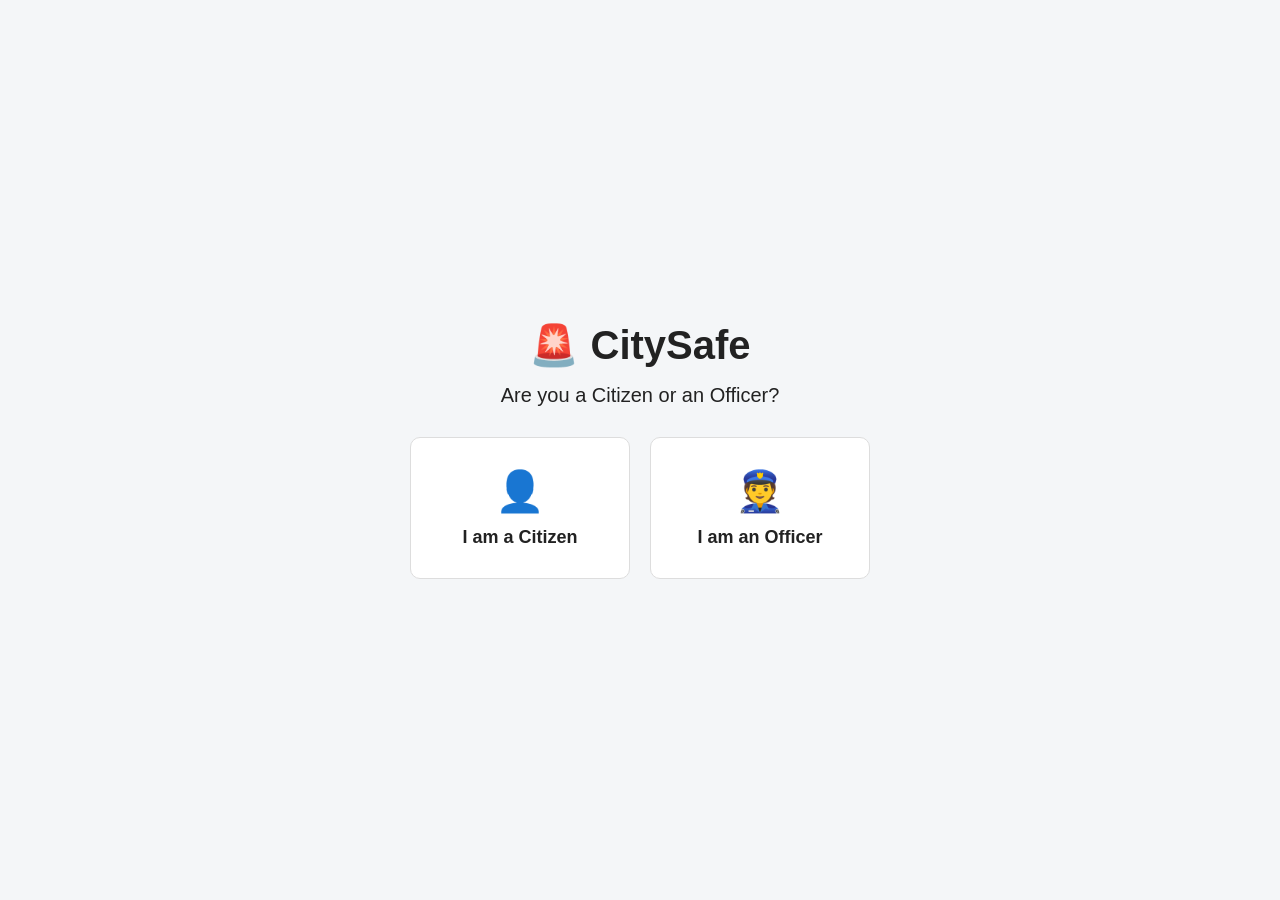
<file: index.html>
<!DOCTYPE html>
<html lang="en">

<head>

    <meta charset="UTF-8">

    <meta name="viewport" content="width=device-width, initial-scale=1.0">

    <title>CitySafe</title>

    <link rel="stylesheet" href="style.css">

</head>

<body>

    <main class="home-container">

        <div class="home-content">

            <h1>🚨 CitySafe</h1>

            <p>
                Are you a Citizen or an Officer?
            </p>

            <div class="role-container">

                <!-- Citizen -->
                <a href="login-citizen.html" class="role-card">
                    <span>👤</span>
                    <strong>I am a Citizen</strong>
                </a>

                <!-- Officer -->
                <a href="login-officer.html" class="role-card">
                    <span>👮</span>
                    <strong>I am an Officer</strong>
                </a>

            </div>

        </div>

    </main>

</body>

</html>
</file>
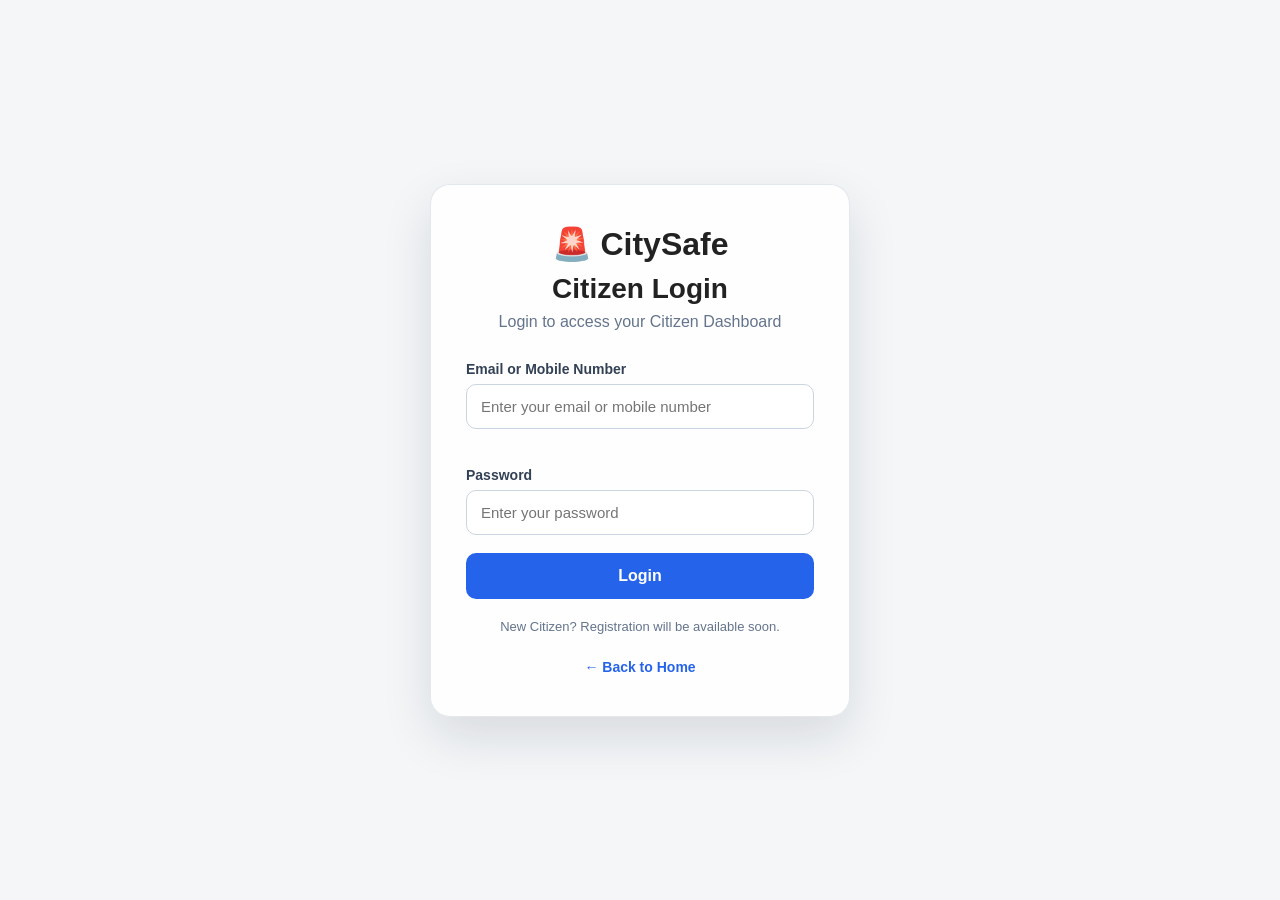
<file: login-citizen.html>
<!DOCTYPE html>
<html lang="en">

<head>

    <meta charset="UTF-8">

    <meta name="viewport" content="width=device-width, initial-scale=1.0">

    <title>Citizen Login - CitySafe</title>

    <link rel="stylesheet" href="style.css">

</head>

<body>

    <main class="login-container">

        <div class="login-box">

            <h1>🚨 CitySafe</h1>

            <h2>Citizen Login</h2>

            <p>Login to access your Citizen Dashboard</p>

            <form id="citizenLoginForm">

                <label for="email">
                    Email or Mobile Number
                </label>

                <input
                    type="text"
                    id="email"
                    placeholder="Enter your email or mobile number"
                    required
                >

                <label for="password">
                    Password
                </label>

                <input
                    type="password"
                    id="password"
                    placeholder="Enter your password"
                    required
                >

                <button type="submit">
                    Login
                </button>

            </form>

            <p class="login-note">
                New Citizen? Registration will be available soon.
            </p>

            <a href="index.html" class="back-home">
                ← Back to Home
            </a>

        </div>

    </main>

    <script>
        document
            .getElementById("citizenLoginForm")
            .addEventListener("submit", function(event) {

                event.preventDefault();

                window.location.href = "citizen.html";

            });
    </script>

</body>

</html>
</file>
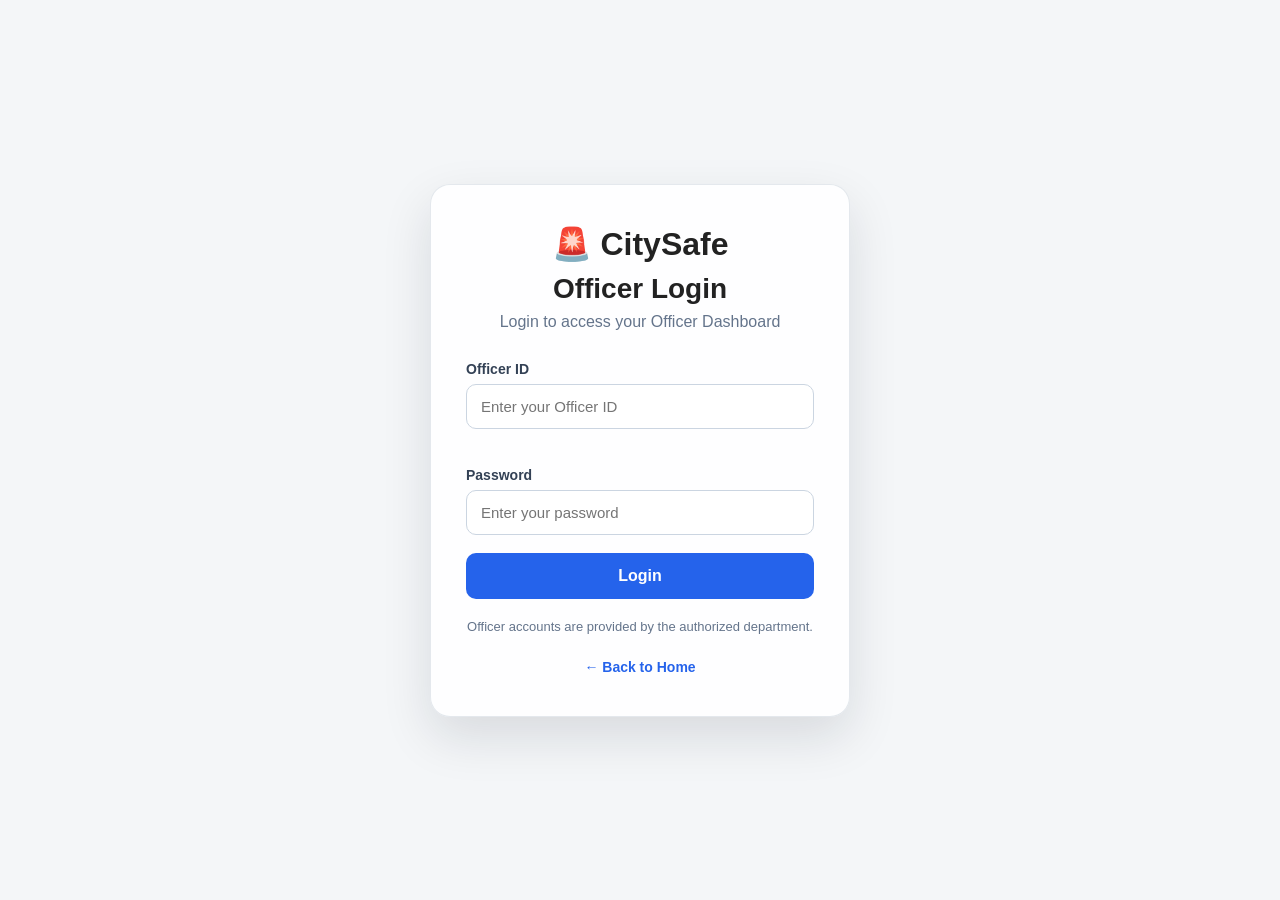
<file: login-officer.html>
<!DOCTYPE html>
<html lang="en">

<head>

    <meta charset="UTF-8">

    <meta name="viewport" content="width=device-width, initial-scale=1.0">

    <title>Officer Login - CitySafe</title>

    <link rel="stylesheet" href="style.css">

</head>

<body>

    <main class="login-container">

        <div class="login-box">

            <h1>🚨 CitySafe</h1>

            <h2>Officer Login</h2>

            <p>Login to access your Officer Dashboard</p>

            <form id="officerLoginForm">

                <label for="officer-id">
                    Officer ID
                </label>

                <input
                    type="text"
                    id="officer-id"
                    placeholder="Enter your Officer ID"
                    required
                >

                <label for="password">
                    Password
                </label>

                <input
                    type="password"
                    id="password"
                    placeholder="Enter your password"
                    required
                >

                <button type="submit">
                    Login
                </button>

            </form>

            <p class="login-note">
                Officer accounts are provided by the authorized department.
            </p>

            <a href="home.html" class="back-home">
                ← Back to Home
            </a>

        </div>

    </main>

    <script>
        document
            .getElementById("officerLoginForm")
            .addEventListener("submit", function(event) {

                event.preventDefault();

                window.location.href = "officer.html";

            });
    </script>

</body>

</html>
</file>
<file: style.css>
* {
    box-sizing: border-box;
    margin: 0;
    padding: 0;
}

body {
    font-family: Arial, sans-serif;
    background: #f4f6f8;
    color: #222;
}

/* Header */

header {
    background: white;
    height: 65px;
    padding: 0 8%;

    display: flex;
    align-items: center;
    justify-content: space-between;

    border-bottom: 1px solid #ddd;
}

.logo {
    font-size: 22px;
    font-weight: bold;
}

nav {
    display: flex;
    gap: 25px;
}

nav a {
    text-decoration: none;
    color: #555;
}

nav a.active {
    color: #d62828;
    font-weight: bold;
}

/* Main */

main {
    min-height: calc(100vh - 65px);

    display: flex;
    justify-content: center;

    padding: 50px 20px;
}

/* Form */

.form-container {
    width: 100%;
    max-width: 600px;

    background: white;

    padding: 35px;

    border-radius: 12px;

    box-shadow: 0 5px 20px rgba(0, 0, 0, 0.08);
}

h1 {
    font-size: 28px;
    margin-bottom: 8px;
}

.subtitle {
    color: #666;
    margin-bottom: 30px;
}

/* Form fields */

label {
    display: block;

    margin-top: 20px;
    margin-bottom: 8px;

    font-weight: bold;
}

select,
textarea {
    width: 100%;

    padding: 12px;

    border: 1px solid #ccc;

    border-radius: 7px;

    font-size: 15px;
}

textarea {
    height: 110px;
    resize: vertical;
}

/* Upload */

.upload-box {
    border: 2px dashed #ccc;

    padding: 20px;

    border-radius: 7px;

    text-align: center;
}

/* Location */

.location-box {
    display: flex;
    align-items: center;
    gap: 10px;

    padding: 12px;

    background: #f7f7f7;

    border-radius: 7px;
}

#locationText {
    flex: 1;
    color: #666;
}

#locationBtn {
    border: none;

    background: white;

    padding: 8px 10px;

    border-radius: 5px;

    cursor: pointer;
}

/* Submit */

.submit-btn {
    width: 100%;

    margin-top: 30px;

    padding: 13px;

    border: none;

    border-radius: 7px;

    background: #d62828;

    color: white;

    font-size: 16px;

    font-weight: bold;

    cursor: pointer;
}
#photoPreview {
    width: 100%;
    max-width: 400px;
    height: 250px;
    object-fit: contain;
    display: block;
    margin: 15px auto;
    border-radius: 10px;
}
#map {
    height: 300px;
    width: 100%;
    margin-top: 20px;
    border-radius: 10px;
}
.dashboard-card {
    background: #f7f7f7;
    border: 1px solid #ddd;
    padding: 20px;
    margin-top: 15px;
    border-radius: 8px;
}

.dashboard-card h2 {
    font-size: 18px;
    margin-bottom: 8px;
}

.dashboard-card p {
    font-size: 28px;
    font-weight: bold;
}

.report-card {
    background: white;
    border: 1px solid #ddd;
    padding: 15px;
    margin-top: 12px;
    border-radius: 8px;
}

.report-card h3 {
    margin-bottom: 8px;
}

.report-card p {
    margin-top: 5px;
    color: #666;
}
.report-details {
    margin-top: 30px;
    padding: 20px;

    background: #f7f7f7;

    border: 1px solid #ddd;

    border-radius: 8px;
}

.report-details h2 {
    margin-bottom: 15px;
}

.report-details p {
    margin-top: 10px;
    color: #555;
}

.action-btn {
    margin-top: 18px;

    padding: 10px 16px;

    border: none;

    border-radius: 6px;

    background: #d62828;

    color: white;

    cursor: pointer;
}

.action-btn:hover {
    background: #b71c1c;
}
#officerMap {
    height: 400px;
    width: 100%;
    margin-top: 20px;
    border-radius: 8px;
}

/* Home Page */

.home-container {
    min-height: 100vh;
    display: flex;
    justify-content: center;
    align-items: center;
    padding: 20px;
}

.home-content {
    text-align: center;
    width: 100%;
    max-width: 700px;
}

.home-content h1 {
    font-size: 40px;
    margin-bottom: 15px;
}

.home-content > p {
    font-size: 20px;
    margin-bottom: 30px;
}

.role-container {
    display: flex;
    gap: 20px;
    justify-content: center;
}

.role-card {
    width: 220px;
    padding: 30px 20px;

    border: 1px solid #ddd;
    border-radius: 10px;

    text-decoration: none;
    color: inherit;
    background: white;

    display: flex;
    flex-direction: column;
    align-items: center;
    gap: 12px;
}

.role-card span {
    font-size: 40px;
}

.role-card strong {
    font-size: 18px;
}

.role-card:hover {
    transform: translateY(-3px);
}

/* =========================
   LOGIN PAGE
========================= */

.login-container {
    min-height: 100vh;
    display: flex;
    justify-content: center;
    align-items: center;
    padding: 20px;
}

.login-box {
    width: 100%;
    max-width: 420px;
    padding: 40px 35px;

    background: rgba(255, 255, 255, 0.9);

    border: 1px solid rgba(148, 163, 184, 0.25);
    border-radius: 20px;

    box-shadow:
        0 20px 50px rgba(15, 23, 42, 0.12);

    text-align: center;
}

.login-box h1 {
    font-size: 32px;
    margin-bottom: 10px;
}

.login-box h2 {
    font-size: 28px;
    margin-bottom: 8px;
}

.login-box > p {
    color: #64748b;
    margin-bottom: 30px;
}

/* Form */

.login-box form {
    text-align: left;
}

.login-box label {
    display: block;
    margin-bottom: 7px;

    font-size: 14px;
    font-weight: 600;
    color: #334155;
}

.login-box input {
    width: 100%;
    box-sizing: border-box;

    padding: 13px 14px;
    margin-bottom: 18px;

    border: 1px solid #cbd5e1;
    border-radius: 10px;

    font-size: 15px;
    outline: none;

    transition: border-color 0.2s ease,
                box-shadow 0.2s ease;
}

.login-box input:focus {
    border-color: #2563eb;

    box-shadow:
        0 0 0 3px rgba(37, 99, 235, 0.12);
}

/* Login Button */

.login-box button {
    width: 100%;

    padding: 14px;

    border: none;
    border-radius: 10px;

    background: #2563eb;
    color: white;

    font-size: 16px;
    font-weight: 700;

    cursor: pointer;

    transition:
        transform 0.2s ease,
        background 0.2s ease,
        box-shadow 0.2s ease;
}

.login-box button:hover {
    background: #1d4ed8;

    transform: translateY(-2px);

    box-shadow:
        0 8px 20px rgba(37, 99, 235, 0.25);
}

/* Login Note */

.login-note {
    font-size: 13px !important;
    margin-top: 20px;
    margin-bottom: 15px !important;
}

/* Back Home */

.back-home {
    display: inline-block;

    margin-top: 10px;

    text-decoration: none;

    color: #2563eb;

    font-size: 14px;
    font-weight: 600;
}

.back-home:hover {
    text-decoration: underline;
}

/* Mobile */

@media (max-width: 500px) {

    .login-container {
        padding: 15px;
    }

    .login-box {
        padding: 30px 22px;
    }

    .login-box h1 {
        font-size: 28px;
    }

    .login-box h2 {
        font-size: 24px;
    }
}
</file>
